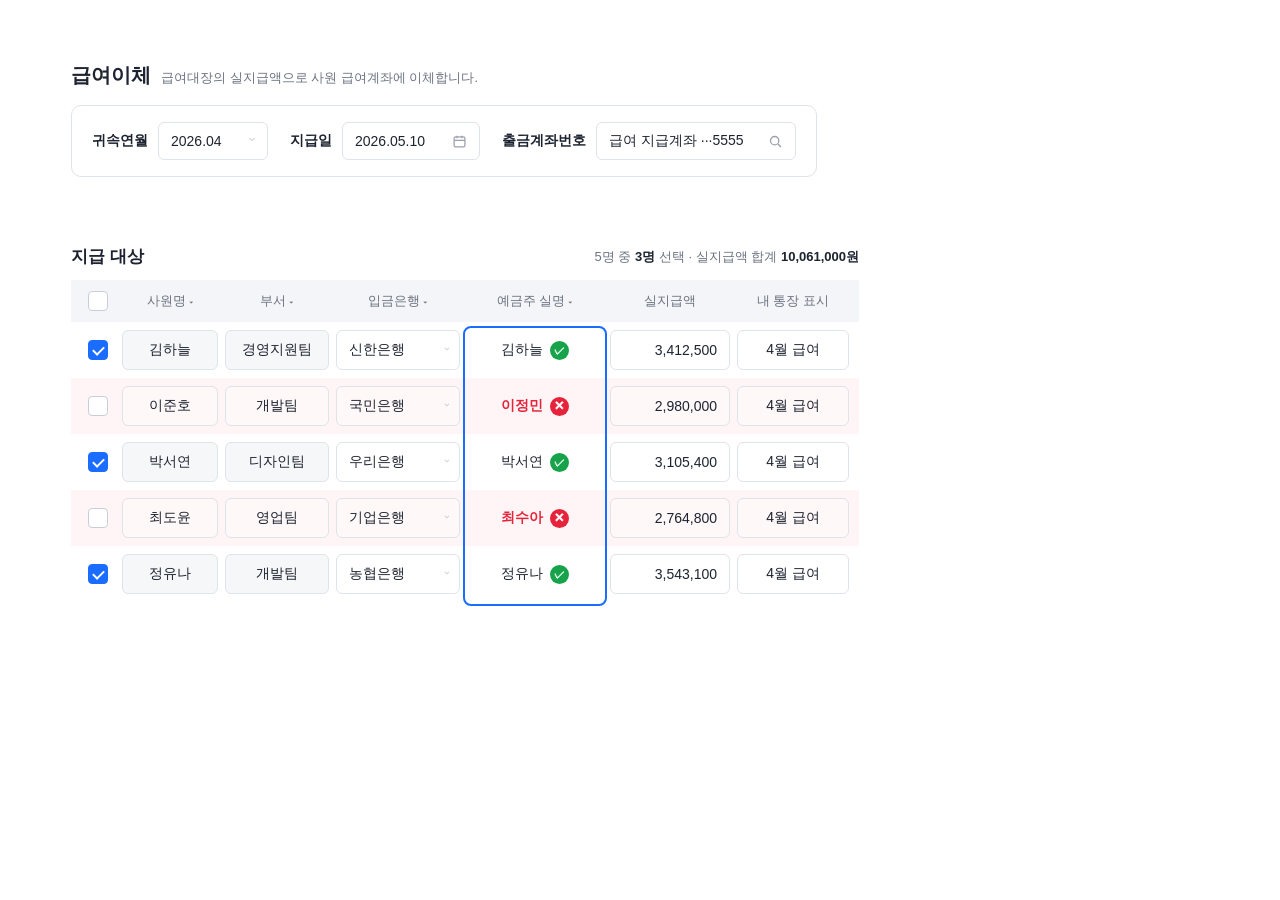
<file: scripts/mock/payroll-transfer.html>
<!doctype html>
<html lang="ko">
<head>
<meta charset="utf-8">
<title>급여이체 목업</title>
<!-- 홈 2장 부품의 원본. DJBank 계좌이체 화면과 같은 꼴(굵은 라벨+테두리 입력칸, 칸마다 상자인 표, 파란 테두리 실명 열)로
     그린 급여이체 목업이다. 이름·금액·계좌는 전부 지어낸 값이다.
     scripts/cut-home-shots.py 가 카드를 id 별로 2배로 찍어 assets/work/parts/payroll-*.png 로 자른다.
     #board 는 홈 .stage 와 같은 비율(1456:828)이라 출력되는 --w 를 쓰면 부품끼리 글자 크기가 같다 -->
<style>
  :root{ --line:#dfe3ea; --head:#f4f5f8; --ink:#1d2330; --sub:#6b7280; --blue:#1a6dff; --ok:#16a34a; --bad:#e5243b; --badbg:#fff5f6; }
  *{ box-sizing:border-box; margin:0; }
  body{ background:#fff; font-family:Pretendard, -apple-system, sans-serif; color:var(--ink); }
  #board{ width:1180px; height:671px; padding:40px 47px; display:flex; flex-direction:column; gap:24px; align-items:flex-start; }
  .card{ background:#fff; padding:22px 24px; }

  /* 조회 조건 */
  #filter h1{ font-size:20px; font-weight:800; display:flex; align-items:baseline; gap:10px; }
  #filter h1 small{ font-size:13px; font-weight:400; color:var(--sub); }
  .fs{ margin-top:16px; border:1px solid var(--line); border-radius:10px; padding:16px 20px; display:flex; gap:22px; align-items:center; }
  .f{ display:flex; align-items:center; gap:10px; font-weight:700; font-size:14px; white-space:nowrap; }
  .in{ height:38px; border:1px solid var(--line); border-radius:6px; padding:0 12px; display:flex; align-items:center; justify-content:space-between; gap:14px; font-weight:400; font-size:14px; }
  .in i{ color:#9aa1ad; font-style:normal; font-size:11px; }

  /* 지급 대상 표 */
  #table h2{ font-size:17px; font-weight:800; display:flex; align-items:center; gap:10px; }
  #table h2 .sum{ margin-left:auto; font-size:13px; font-weight:400; color:var(--sub); }
  #table h2 .sum b{ color:var(--ink); }
  .tbl{ margin-top:12px; position:relative; }
  .row{ display:grid; grid-template-columns:34px 96px 104px 124px 136px 120px 112px; gap:0 7px; align-items:center; height:56px; padding:0 10px; }
  .row.hd{ height:42px; background:var(--head); color:var(--sub); font-size:13px; }
  .row.hd span{ text-align:center; }
  .row.hd i{ font-style:normal; font-size:9px; margin-left:3px; }
  .row.bad{ background:var(--badbg); }
  .c{ height:40px; border:1px solid var(--line); border-radius:6px; background:#fff; display:flex; align-items:center; justify-content:center; font-size:14px; }
  .c.gray{ background:#f6f7f9; }
  .c.sel{ justify-content:space-between; padding:0 10px 0 12px; }
  .c.sel i{ color:#9aa1ad; font-style:normal; font-size:10px; }
  .c.num{ justify-content:flex-end; padding-right:12px; }
  .bad .c{ background:#fff8f8; }
  .v{ display:flex; align-items:center; justify-content:center; gap:7px; font-size:14px; }
  .v .dot{ width:19px; height:19px; border-radius:50%; display:grid; place-items:center; color:#fff; font-size:11px; font-weight:800; }
  .v.ok .dot{ background:var(--ok); }
  .v.no{ color:var(--bad); font-weight:600; }
  .v.no .dot{ background:var(--bad); }
  .cb{ width:20px; height:20px; border:1.5px solid #c9ced8; border-radius:4px; background:#fff; display:grid; place-items:center; margin:auto; }
  .cb.on{ background:var(--blue); border-color:var(--blue); }
  .cb.on::after{ content:""; width:9px; height:5px; border:solid #fff; border-width:0 0 2.3px 2.3px; transform:translateY(-1px) rotate(-45deg); }
  /* 실명 열 테두리. 실제 화면처럼 머리줄 아래부터 다섯 줄을 감싼다 */
  .frame{ position:absolute; top:46px; bottom:-4px; left:392px; width:144px; border:2px solid var(--blue); border-radius:8px; }
</style>
</head>
<body>
<div id="board">
  <div class="card" id="filter">
    <h1>급여이체 <small>급여대장의 실지급액으로 사원 급여계좌에 이체합니다.</small></h1>
    <div class="fs">
      <div class="f">귀속연월 <div class="in" style="width:110px">2026.04 <i>˅</i></div></div>
      <div class="f">지급일 <div class="in" style="width:138px">2026.05.10 <svg width="15" height="15" viewBox="0 0 18 18" fill="none" stroke="#9aa1ad" stroke-width="1.5"><rect x="2.5" y="3.5" width="13" height="12" rx="2"/><path d="M2.5 7.5h13M6 2v3M12 2v3"/></svg></div></div>
      <div class="f">출금계좌번호 <div class="in" style="width:200px">급여 지급계좌 ···5555 <svg width="15" height="15" viewBox="0 0 18 18" fill="none" stroke="#9aa1ad" stroke-width="1.6"><circle cx="8" cy="8" r="5"/><path d="M12 12l3.5 3.5"/></svg></div></div>
    </div>
  </div>

  <div class="card" id="table">
    <h2>지급 대상 <span class="sum">5명 중 <b>3명</b> 선택 · 실지급액 합계 <b>10,061,000원</b></span></h2>
    <div class="tbl">
      <div class="row hd"><span><span class="cb"></span></span><span>사원명<i>▾</i></span><span>부서<i>▾</i></span><span>입금은행<i>▾</i></span><span>예금주 실명<i>▾</i></span><span>실지급액</span><span>내 통장 표시</span></div>
      <div class="row"><span><span class="cb on"></span></span><div class="c gray">김하늘</div><div class="c gray">경영지원팀</div><div class="c sel">신한은행 <i>˅</i></div><div class="v ok">김하늘 <span class="dot">✓</span></div><div class="c num">3,412,500</div><div class="c">4월 급여</div></div>
      <div class="row bad"><span><span class="cb"></span></span><div class="c gray">이준호</div><div class="c gray">개발팀</div><div class="c sel">국민은행 <i>˅</i></div><div class="v no">이정민 <span class="dot">✕</span></div><div class="c num">2,980,000</div><div class="c">4월 급여</div></div>
      <div class="row"><span><span class="cb on"></span></span><div class="c gray">박서연</div><div class="c gray">디자인팀</div><div class="c sel">우리은행 <i>˅</i></div><div class="v ok">박서연 <span class="dot">✓</span></div><div class="c num">3,105,400</div><div class="c">4월 급여</div></div>
      <div class="row bad"><span><span class="cb"></span></span><div class="c gray">최도윤</div><div class="c gray">영업팀</div><div class="c sel">기업은행 <i>˅</i></div><div class="v no">최수아 <span class="dot">✕</span></div><div class="c num">2,764,800</div><div class="c">4월 급여</div></div>
      <div class="row"><span><span class="cb on"></span></span><div class="c gray">정유나</div><div class="c gray">개발팀</div><div class="c sel">농협은행 <i>˅</i></div><div class="v ok">정유나 <span class="dot">✓</span></div><div class="c num">3,543,100</div><div class="c">4월 급여</div></div>
      <div class="frame"></div>
    </div>
  </div>
</div>
</body>
</html>
</file>
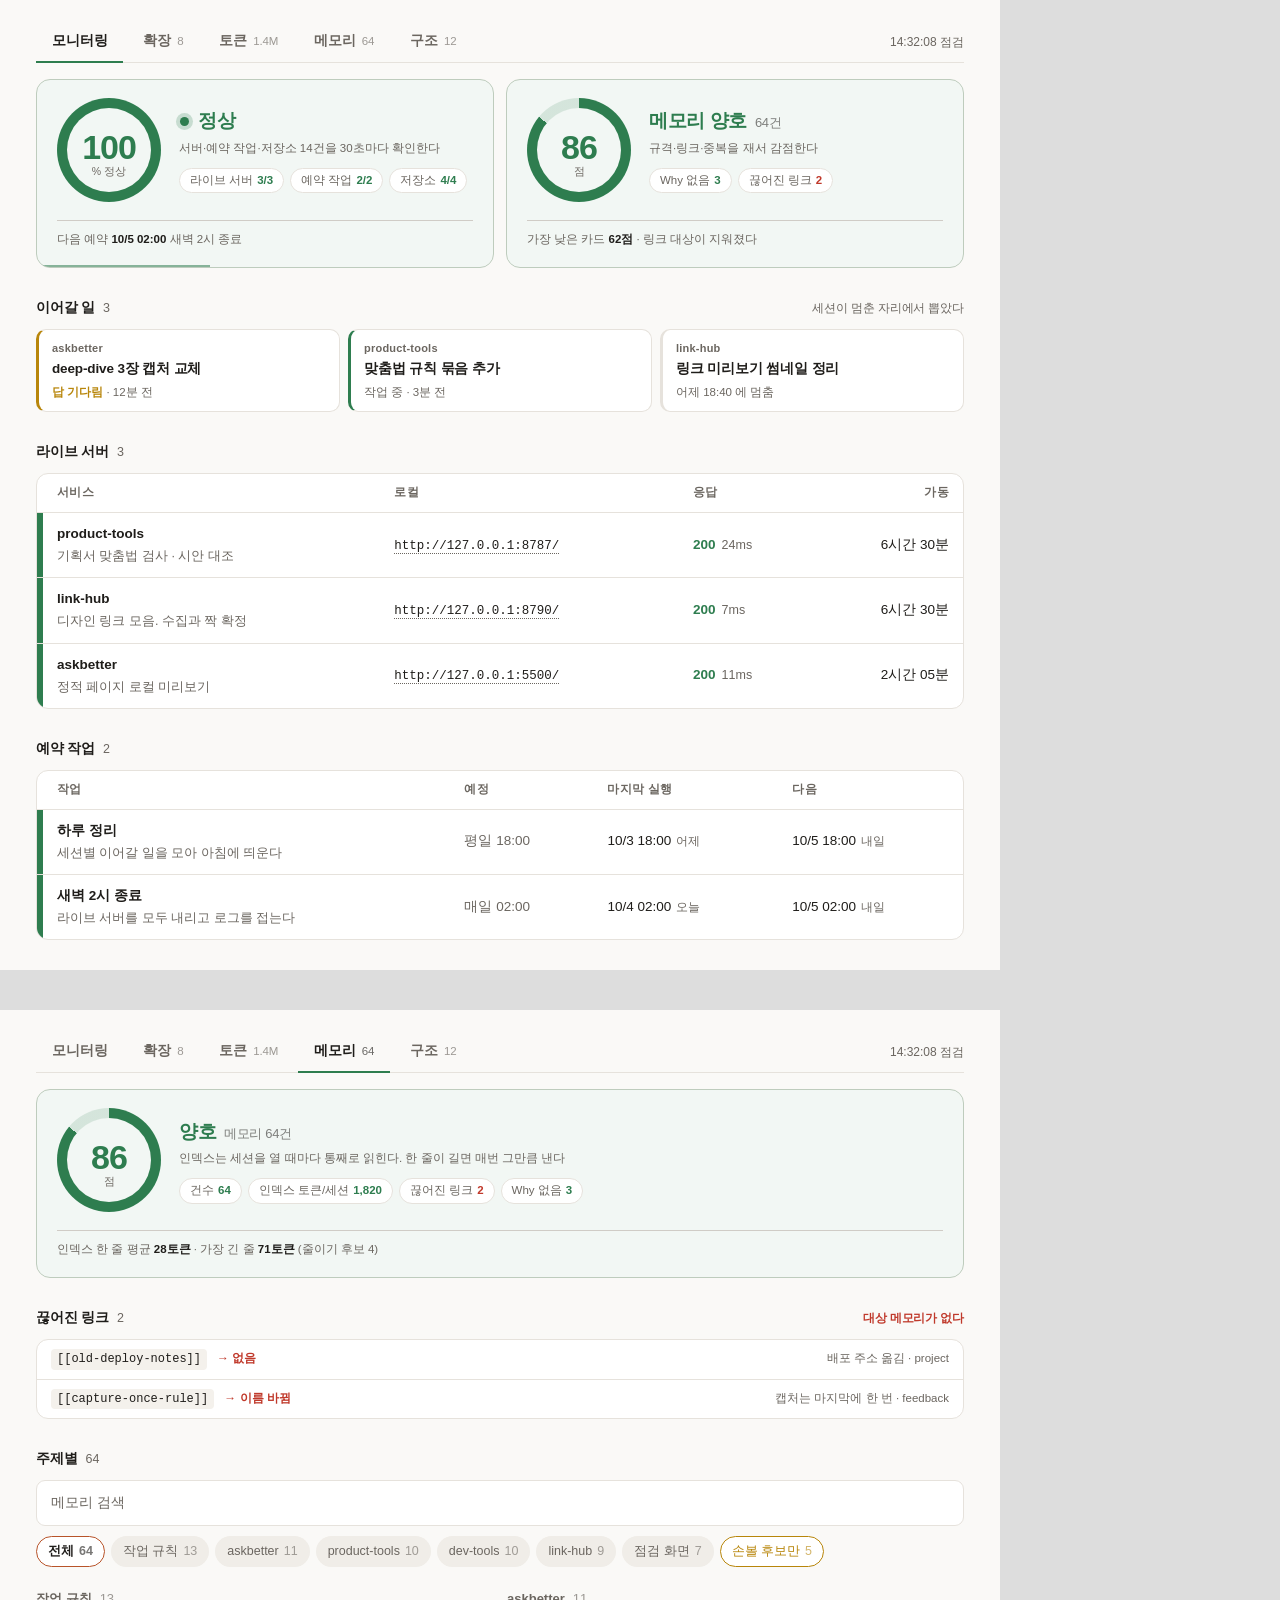
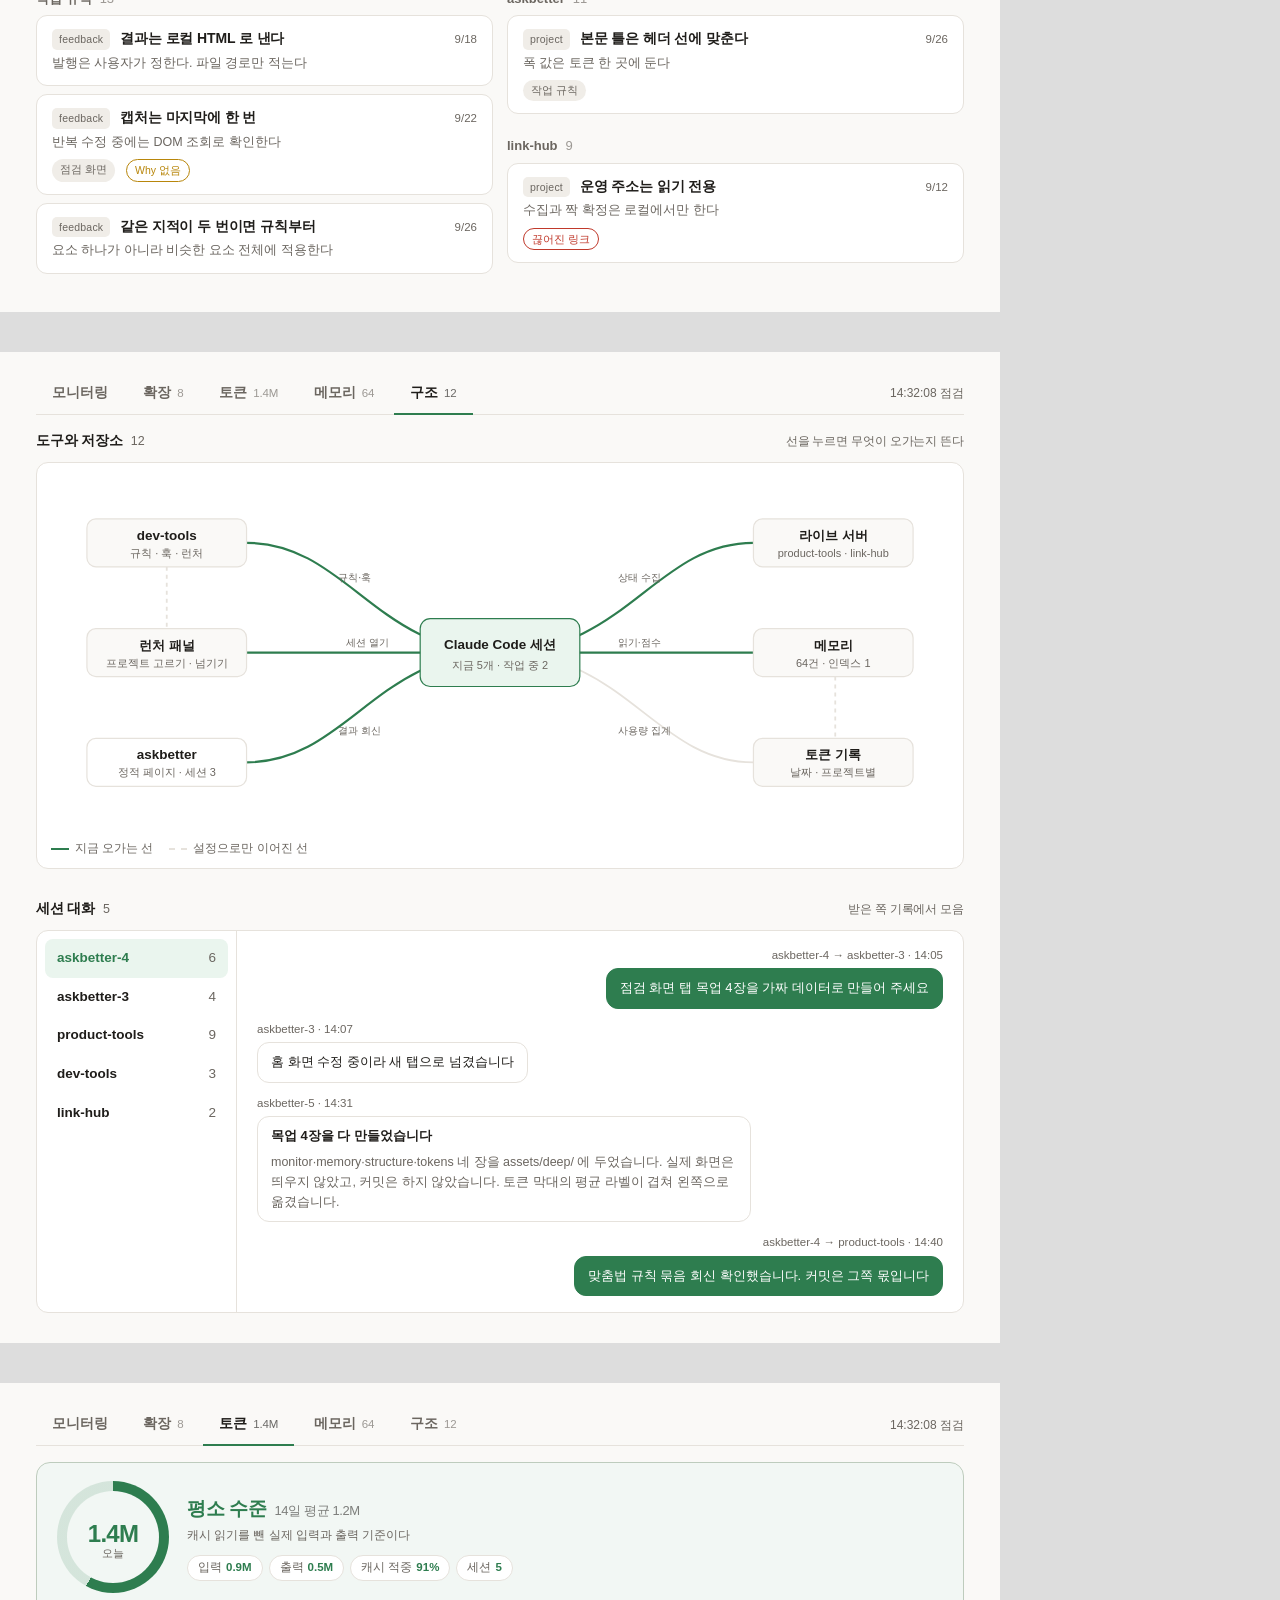
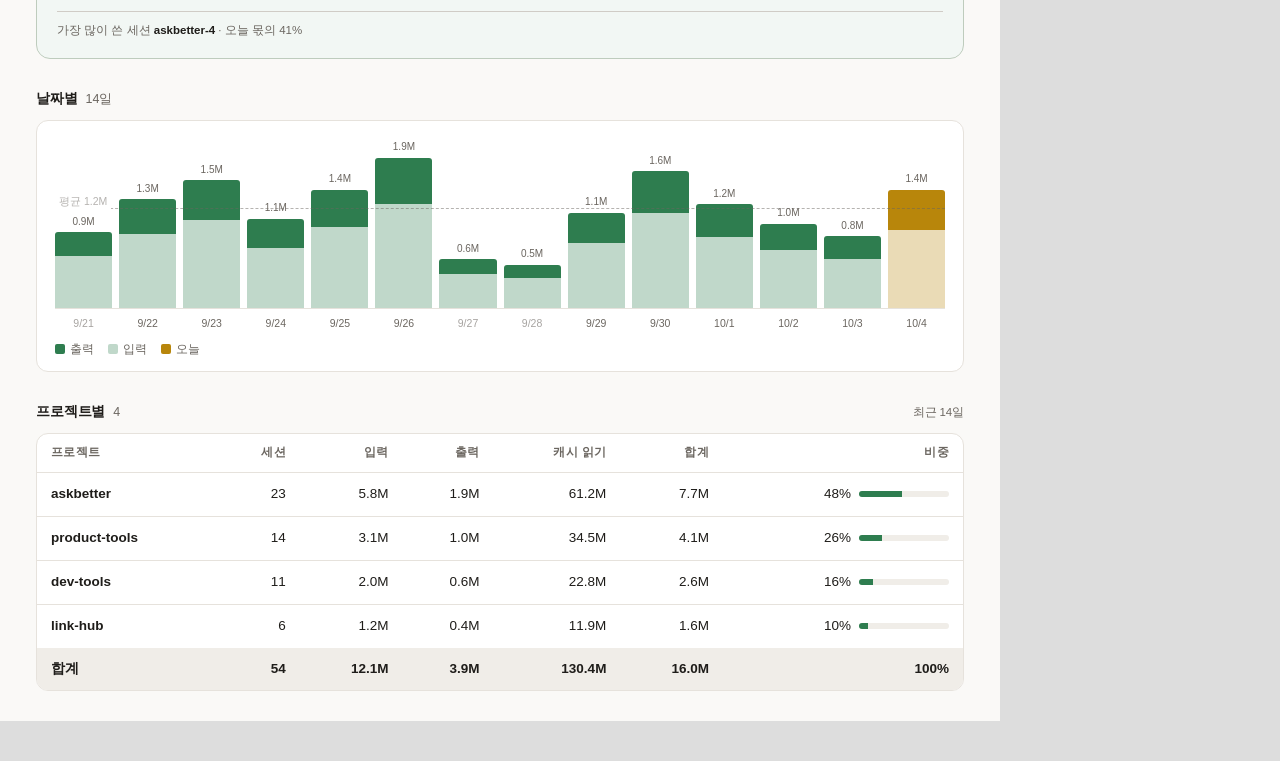
<file: scripts/mock/status-board-tabs.html>
<!doctype html>
<html lang="ko">
<head>
<meta charset="utf-8">
<meta name="viewport" content="width=device-width,initial-scale=1">
<title>점검 화면 탭 목업</title>
<!-- deep-dive 점검 화면(status-board) 탭 목업. 모양은 status-board 의 status.py CSS 와
     memview/build.py 의 CSS·마크업을 따라 그렸고, 값은 전부 가짜다.
     scripts/cut-deep-dive-shots.py 가 #monitor·#memory·#structure·#tokens 를 요소별로 찍는다. -->
<style>
:root{--bg:#faf9f7;--card:#fff;--ink:#1f1d1a;--dim:#6b6660;--line:#e6e2dc;--chip:#f0ede8;
--ok:#2e7d4f;--warn:#b8860b;--down:#c0392b;--code:#f4f1ec;--okbg:#eaf5ee;--downbg:#fbeceb;
--accent:#b8542a;--tab-w:1000px}
*{box-sizing:border-box}
body{margin:0;background:#ddd;color:var(--ink);
font:15px/1.55 Pretendard,-apple-system,"Apple SD Gothic Neo","Noto Sans KR",sans-serif}
.shot{width:var(--tab-w);background:var(--bg);padding:22px 36px 30px;margin:0 0 40px}

/* 탭 줄 */
.tabs{display:flex;gap:4px;margin-bottom:16px;border-bottom:1px solid var(--line);align-items:center}
.tab{font-size:13.5px;font-weight:600;padding:9px 16px;border-bottom:2px solid transparent;
color:var(--dim);margin-bottom:-1px;letter-spacing:-.01em}
.tab.on{color:var(--ink);border-bottom-color:var(--ok)}
.tab .tn{font-weight:400;font-size:11.5px;opacity:.65;margin-left:6px}
.tabs .at{margin-left:auto;font-size:12px;color:var(--dim);font-variant-numeric:tabular-nums}

/* 점수판 */
.lv-ok{color:var(--ok);--lvc:var(--ok)}
.lv-warn{color:var(--warn);--lvc:var(--warn)}
.lv-down{color:var(--down);--lvc:var(--down)}
.heads{display:flex;gap:12px;margin:2px 0 6px}
.uscore{flex:1 1 0;display:flex;flex-wrap:wrap;align-items:center;gap:18px;align-content:flex-start;
padding:18px 20px;border-radius:14px;border:1px solid color-mix(in srgb,currentColor 22%,var(--line));
background:color-mix(in srgb,currentColor 6%,var(--card));position:relative;overflow:hidden}
.uscore .ring{width:104px;height:104px;border-radius:50%;flex:none;display:grid;place-items:center;
background:conic-gradient(currentColor calc(var(--p)*3.6deg),color-mix(in srgb,currentColor 15%,transparent) 0)}
.uscore .ring i{width:84px;height:84px;border-radius:50%;font-style:normal;display:grid;place-items:center;
align-content:center;line-height:1;padding:9px 0 3px;background:color-mix(in srgb,currentColor 6%,var(--card))}
.uscore .big{font-size:34px;font-weight:700;letter-spacing:-.03em;font-variant-numeric:tabular-nums}
.uscore .big.s{font-size:24px}
.uscore .unit{font-size:10.5px;color:var(--dim);margin-top:2px}
.uscore .ubody{flex:1;min-width:200px}
.uscore .lbl{font-size:19px;font-weight:700;letter-spacing:-.02em}
.uscore .lbl .n{font-weight:400;font-size:13px;opacity:.55;margin-left:8px;color:var(--ink)}
.uscore .note{color:var(--dim);font-size:11.5px;margin-top:4px}
.uscore .cuts{display:flex;flex-wrap:wrap;gap:6px;margin-top:10px}
.uscore .cut{font-size:11.5px;color:var(--dim);white-space:nowrap;background:var(--card);
border:1px solid var(--line);border-radius:999px;padding:3px 10px}
.uscore .cut b{color:var(--lvc,var(--warn));font-variant-numeric:tabular-nums;margin-left:4px}
.uscore .cut.bad b{color:var(--down)}
.uscore .worst{width:100%;font-size:11.5px;color:var(--dim);padding-top:10px;
border-top:1px solid color-mix(in srgb,currentColor 18%,var(--line))}
.uscore .worst b{color:var(--ink);font-variant-numeric:tabular-nums}
.dot{width:9px;height:9px;border-radius:50%;background:currentColor;display:inline-block;
vertical-align:middle;margin:0 9px 2px 1px;box-shadow:0 0 0 4px color-mix(in srgb,currentColor 22%,transparent)}
.tick30{position:absolute;left:0;bottom:0;height:2px;width:38%;
background:color-mix(in srgb,currentColor 55%,transparent)}

/* 구획 제목 */
.sec{margin:30px 0 10px;font-size:13.5px;font-weight:700;color:var(--ink);letter-spacing:-.01em;
display:flex;gap:8px;align-items:baseline}
.sec .n{font-weight:400;color:var(--dim);font-size:12.5px}
.sec .note{margin-left:auto;font-weight:400;color:var(--dim);font-size:11.5px}
.sec .note.bad{color:var(--down);font-weight:600}

/* 표 */
.box{border:1px solid var(--line);border-radius:12px;background:var(--card);overflow:hidden}
table{border-collapse:collapse;width:100%;font-size:13.5px}
th{text-align:left;font-weight:600;font-size:11.5px;letter-spacing:.03em;color:var(--dim);
padding:10px 14px;border-bottom:1px solid var(--line);white-space:nowrap}
td{padding:11px 14px;border-bottom:1px solid var(--line);vertical-align:middle;font-variant-numeric:tabular-nums}
tr:last-child td{border-bottom:none}
td.st,th.st{width:6px;padding:0;background:var(--ok)}
th.st{background:none}
tr.warn td.st{background:var(--warn)}
tr.down td.st{background:var(--down)}
td.num,th.num{text-align:right;white-space:nowrap}
td.dim{color:var(--dim)}
.nm{font-weight:600}
.dsc{color:var(--dim);font-size:12.5px;margin-top:2px;white-space:nowrap}
.url{font-family:ui-monospace,Menlo,monospace;font-size:12.5px;border-bottom:1px dotted var(--dim)}
.code{font-weight:700;color:var(--ok);margin-right:6px}
.ms{color:var(--dim);font-size:12.5px}
.when{white-space:nowrap}
.when small{color:var(--dim);font-size:11.5px;margin-left:5px}
.live{font-size:11px;font-weight:600;color:var(--ok);background:var(--okbg);border-radius:999px;padding:2px 8px;margin-left:8px}

/* 이어갈 일 */
.ugrid{display:grid;grid-template-columns:repeat(3,minmax(0,1fr));gap:8px}
.uitem{border:1px solid var(--line);border-left:3px solid var(--ok);border-radius:10px;
background:var(--card);padding:10px 13px;min-width:0}
.uitem.warn{border-left-color:var(--warn)}
.uitem.idle{border-left-color:var(--line)}
.uitem .p{font-size:11px;color:var(--dim);font-weight:600;letter-spacing:.02em}
.uitem .t{font-size:13.5px;font-weight:600;margin-top:2px;letter-spacing:-.01em}
.uitem .w{font-size:11.5px;color:var(--dim);margin-top:4px}
.uitem .w b{color:var(--warn);font-weight:600}

/* 메모리 탭(memview) */
.search{width:100%;padding:11px 14px;font:inherit;font-size:14px;color:var(--dim);background:var(--card);
border:1px solid var(--line);border-radius:9px}
.chips{display:flex;flex-wrap:wrap;gap:6px;margin-top:10px}
.chip{padding:5px 11px;border-radius:999px;background:var(--chip);border:1px solid transparent;
font-size:12.5px;color:var(--dim)}
.chip.on{background:var(--card);border-color:var(--accent);color:var(--ink);font-weight:600}
.chip .n{opacity:.6;margin-left:5px;font-variant-numeric:tabular-nums}
.mcols{display:grid;grid-template-columns:repeat(2,minmax(0,1fr));gap:0 14px;align-items:start}
.grp{margin:22px 0 6px;font-size:13px;font-weight:600;color:var(--dim);display:flex;gap:8px;align-items:baseline}
.grp .n{font-weight:400;opacity:.65}
.card{background:var(--card);border:1px solid var(--line);border-radius:11px;padding:12px 15px;margin-bottom:8px}
.card .hd{display:flex;gap:10px;align-items:baseline}
.card .tt{font-weight:600;letter-spacing:-.01em;font-size:14px}
.tag{font-size:10.5px;padding:2px 7px;border-radius:5px;background:var(--chip);color:var(--dim);flex:none;letter-spacing:.02em}
.card .meta{margin-left:auto;flex:none;color:var(--dim);font-size:11.5px;font-variant-numeric:tabular-nums}
.card .d{color:var(--dim);font-size:12.5px;margin-top:4px}
.flags{display:flex;flex-wrap:wrap;gap:5px;margin-top:7px}
.flag{font-size:10.5px;padding:2px 8px;border-radius:999px;border:1px solid currentColor;color:var(--warn);white-space:nowrap}
.flag.link{color:var(--down)}
.broken{display:flex;flex-direction:column}
.broken div{display:flex;gap:10px;align-items:baseline;padding:9px 14px;border-bottom:1px solid var(--line);font-size:13px}
.broken div:last-child{border-bottom:none}
.broken code{font-family:ui-monospace,Menlo,monospace;font-size:12px;background:var(--code);padding:1px 6px;border-radius:4px}
.broken .arr{color:var(--down);font-weight:600;font-size:12px}
.broken .in{margin-left:auto;color:var(--dim);font-size:11.5px}

/* 구조 탭 */
.gmap{border:1px solid var(--line);border-radius:12px;background:var(--card);padding:10px}
.gmap svg{display:block;width:100%;height:auto}
.gmap .ge{fill:none;stroke:var(--line);stroke-width:1.8}
.gmap .ge.on{stroke:var(--ok);stroke-width:2.2}
.gmap .ge.dash{stroke-dasharray:4 4}
.gmap .gb rect{fill:var(--bg);stroke:var(--line);stroke-width:1.2}
.gmap .gb.hub rect{fill:var(--okbg);stroke:var(--ok)}
.gmap .gb.prj rect{fill:var(--card)}
.gmap text{font-family:Pretendard,-apple-system,"Apple SD Gothic Neo",sans-serif;fill:var(--ink)}
.gmap .t1{font-size:13.5px;font-weight:700}
.gmap .t2{font-size:11px;fill:var(--dim)}
.gmap .gl{font-size:10.5px;fill:var(--dim)}
.legend{display:flex;gap:16px;font-size:11.5px;color:var(--dim);margin:8px 4px 0}
.legend i{display:inline-block;width:18px;height:0;border-top:2px solid var(--ok);vertical-align:middle;margin-right:6px}
.legend i.d{border-top:2px dashed var(--line)}
.sst{white-space:nowrap;font-size:12.5px}
.sst .busy{color:var(--ok);font-weight:600}
.sst .ask{color:var(--warn);font-weight:600}
.sst .idle{color:var(--dim)}
.say{color:var(--dim);font-size:12.5px;max-width:360px;white-space:nowrap;overflow:hidden;text-overflow:ellipsis}
.say b{color:var(--ink);font-weight:600}

/* 토큰 탭 */
.tokhead .ring{width:112px;height:112px}
.tokhead .ring i{width:92px;height:92px}
.tokhead .big{font-size:23px}
.dchart{border:1px solid var(--line);border-radius:12px;background:var(--card);padding:18px 18px 12px}
.dbars{display:flex;align-items:flex-end;gap:7px;height:170px;border-bottom:1px solid var(--line);position:relative}
.dbars .col{flex:1 1 0;display:flex;flex-direction:column;justify-content:flex-end;height:100%;min-width:0}
.dbars .col i{display:block;border-radius:3px 3px 0 0}
.dbars .col i.c{background:color-mix(in srgb,var(--ok) 30%,var(--card));border-radius:0}
.dbars .col i.o{background:var(--ok);border-radius:3px 3px 0 0}
.dbars .col.today i.o{background:var(--warn)}
.dbars .col.today i.c{background:color-mix(in srgb,var(--warn) 30%,var(--card))}
.dbars .col .v{font-size:10px;color:var(--dim);text-align:center;margin-bottom:3px;font-variant-numeric:tabular-nums}
.dbars .avg{position:absolute;left:0;right:0;border-top:1px dashed var(--dim);opacity:.5}
.dbars .avg span{position:absolute;left:0;top:-16px;font-size:10.5px;color:var(--dim);background:var(--card);padding:0 4px}
.dlabels{display:flex;gap:7px;margin-top:6px}
.dlabels span{flex:1 1 0;text-align:center;font-size:10.5px;color:var(--dim);font-variant-numeric:tabular-nums}
.dlabels span.we{color:color-mix(in srgb,var(--dim) 60%,transparent)}
.dleg{display:flex;gap:14px;font-size:11.5px;color:var(--dim);margin-top:10px}
.dleg i{display:inline-block;width:10px;height:10px;border-radius:2px;margin-right:5px;vertical-align:-1px}
.share{display:flex;align-items:center;gap:8px;justify-content:flex-end}
.share .b{width:90px;height:6px;border-radius:3px;background:var(--chip);overflow:hidden}
.share .b i{display:block;height:100%;background:var(--ok)}
tfoot td{font-weight:700;background:var(--chip)}
.chip.fix{border-color:var(--warn);color:var(--warn);background:var(--card)}
.flags .sub{font-size:11px;padding:2px 8px;border-radius:999px;background:var(--chip);color:var(--dim);margin-right:6px}
.talk{display:grid;grid-template-columns:200px 1fr;min-height:300px}
.tlist{border-right:1px solid var(--line);padding:8px}
.ti{display:flex;justify-content:space-between;padding:9px 12px;border-radius:8px;font-size:13.5px;font-weight:600}
.ti .c{color:var(--dim);font-weight:400;font-variant-numeric:tabular-nums}
.ti.on{background:var(--okbg);color:var(--ok)}
.tlog{padding:16px 20px;display:flex;flex-direction:column;gap:12px}
.msg{max-width:72%}
.msg.out{align-self:flex-end;text-align:right}
.msg .who{font-size:11.5px;color:var(--dim);margin-bottom:4px}
.msg .bub{display:inline-block;text-align:left;padding:9px 13px;border-radius:12px;font-size:13px;border:1px solid var(--line);background:var(--card)}
.msg.out .bub{background:var(--ok);border-color:var(--ok);color:#fff}
.msg.open .bub p{margin:6px 0 0;color:var(--dim);font-size:12.5px;line-height:1.6}
</style>
</head>
<body>

<!-- ───────────── 모니터링 ───────────── -->
<section class="shot" id="monitor">
  <div class="tabs">
    <span class="tab on">모니터링</span><span class="tab">확장<span class="tn">8</span></span>
    <span class="tab">토큰<span class="tn">1.4M</span></span><span class="tab">메모리<span class="tn">64</span></span>
    <span class="tab">구조<span class="tn">12</span></span><span class="at">14:32:08 점검</span>
  </div>
  <div class="heads">
    <div class="uscore lv-ok" style="--p:100">
      <div class="ring"><i><span class="big">100</span><span class="unit">% 정상</span></i></div>
      <div class="ubody">
        <div class="lbl"><span class="dot"></span>정상</div>
        <div class="note">서버·예약 작업·저장소 14건을 30초마다 확인한다</div>
        <div class="cuts"><span class="cut">라이브 서버<b>3/3</b></span><span class="cut">예약 작업<b>2/2</b></span><span class="cut">저장소<b>4/4</b></span></div>
      </div>
      <div class="worst">다음 예약 <b>10/5 02:00</b> 새벽 2시 종료</div>
      <span class="tick30"></span>
    </div>
    <div class="uscore lv-ok" style="--p:86">
      <div class="ring"><i><span class="big">86</span><span class="unit">점</span></i></div>
      <div class="ubody">
        <div class="lbl">메모리 양호<span class="n">64건</span></div>
        <div class="note">규격·링크·중복을 재서 감점한다</div>
        <div class="cuts"><span class="cut">Why 없음<b>3</b></span><span class="cut bad">끊어진 링크<b>2</b></span></div>
      </div>
      <div class="worst">가장 낮은 카드 <b>62점</b> <span class="why">· 링크 대상이 지워졌다</span></div>
    </div>
  </div>

  <div class="sec">이어갈 일<span class="n">3</span><span class="note">세션이 멈춘 자리에서 뽑았다</span></div>
  <div class="ugrid">
    <div class="uitem warn"><div class="p">askbetter</div><div class="t">deep-dive 3장 캡처 교체</div><div class="w"><b>답 기다림</b> · 12분 전</div></div>
    <div class="uitem"><div class="p">product-tools</div><div class="t">맞춤법 규칙 묶음 추가</div><div class="w">작업 중 · 3분 전</div></div>
    <div class="uitem idle"><div class="p">link-hub</div><div class="t">링크 미리보기 썸네일 정리</div><div class="w">어제 18:40 에 멈춤</div></div>
  </div>

  <div class="sec">라이브 서버<span class="n">3</span></div>
  <div class="box"><table>
    <thead><tr><th class="st"></th><th>서비스</th><th>로컬</th><th>응답</th><th class="num">가동</th></tr></thead>
    <tbody>
      <tr><td class="st"></td><td><div class="nm">product-tools</div><div class="dsc">기획서 맞춤법 검사 · 시안 대조</div></td><td><span class="url">http://127.0.0.1:8787/</span></td><td><span class="code">200</span><span class="ms">24ms</span></td><td class="num">6시간 30분</td></tr>
      <tr><td class="st"></td><td><div class="nm">link-hub</div><div class="dsc">디자인 링크 모음. 수집과 짝 확정</div></td><td><span class="url">http://127.0.0.1:8790/</span></td><td><span class="code">200</span><span class="ms">7ms</span></td><td class="num">6시간 30분</td></tr>
      <tr><td class="st"></td><td><div class="nm">askbetter</div><div class="dsc">정적 페이지 로컬 미리보기</div></td><td><span class="url">http://127.0.0.1:5500/</span></td><td><span class="code">200</span><span class="ms">11ms</span></td><td class="num">2시간 05분</td></tr>
    </tbody>
  </table></div>

  <div class="sec">예약 작업<span class="n">2</span></div>
  <div class="box"><table>
    <thead><tr><th class="st"></th><th>작업</th><th>예정</th><th>마지막 실행</th><th>다음</th></tr></thead>
    <tbody>
      <tr><td class="st"></td><td><div class="nm">하루 정리</div><div class="dsc">세션별 이어갈 일을 모아 아침에 띄운다</div></td><td class="dim">평일 18:00</td><td class="when">10/3 18:00<small>어제</small></td><td class="when">10/5 18:00<small>내일</small></td></tr>
      <tr><td class="st"></td><td><div class="nm">새벽 2시 종료</div><div class="dsc">라이브 서버를 모두 내리고 로그를 접는다</div></td><td class="dim">매일 02:00</td><td class="when">10/4 02:00<small>오늘</small></td><td class="when">10/5 02:00<small>내일</small></td></tr>
    </tbody>
  </table></div>
</section>

<!-- ───────────── 메모리 ───────────── -->
<section class="shot" id="memory">
  <div class="tabs">
    <span class="tab">모니터링</span><span class="tab">확장<span class="tn">8</span></span>
    <span class="tab">토큰<span class="tn">1.4M</span></span><span class="tab on">메모리<span class="tn">64</span></span>
    <span class="tab">구조<span class="tn">12</span></span><span class="at">14:32:08 점검</span>
  </div>
  <div class="heads">
    <div class="uscore lv-ok" style="--p:86">
      <div class="ring"><i><span class="big">86</span><span class="unit">점</span></i></div>
      <div class="ubody">
        <div class="lbl">양호<span class="n">메모리 64건</span></div>
        <div class="note">인덱스는 세션을 열 때마다 통째로 읽힌다. 한 줄이 길면 매번 그만큼 낸다</div>
        <div class="cuts">
          <span class="cut">건수<b>64</b></span>
          <span class="cut">인덱스 토큰/세션<b>1,820</b></span>
          <span class="cut bad">끊어진 링크<b>2</b></span>
          <span class="cut">Why 없음<b>3</b></span>
        </div>
      </div>
      <div class="worst">인덱스 한 줄 평균 <b>28토큰</b> · 가장 긴 줄 <b>71토큰</b> <span class="why">(줄이기 후보 4)</span></div>
    </div>
  </div>

  <div class="sec">끊어진 링크<span class="n">2</span><span class="note bad">대상 메모리가 없다</span></div>
  <div class="box broken">
    <div><code>[[old-deploy-notes]]</code><span class="arr">→ 없음</span><span class="in">배포 주소 옮김 · project</span></div>
    <div><code>[[capture-once-rule]]</code><span class="arr">→ 이름 바뀜</span><span class="in">캡처는 마지막에 한 번 · feedback</span></div>
  </div>

  <div class="sec">주제별<span class="n">64</span></div>
  <div class="search">메모리 검색</div>
  <div class="chips">
    <span class="chip on">전체<span class="n">64</span></span><span class="chip">작업 규칙<span class="n">13</span></span>
    <span class="chip">askbetter<span class="n">11</span></span><span class="chip">product-tools<span class="n">10</span></span>
    <span class="chip">dev-tools<span class="n">10</span></span><span class="chip">link-hub<span class="n">9</span></span>
    <span class="chip">점검 화면<span class="n">7</span></span><span class="chip fix">손볼 후보만<span class="n">5</span></span>
  </div>
  <div class="mcols">
    <div>
      <div class="grp">작업 규칙<span class="n">13</span></div>
      <div class="card"><div class="hd"><span class="tag">feedback</span><span class="tt">결과는 로컬 HTML 로 낸다</span><span class="meta">9/18</span></div><div class="d">발행은 사용자가 정한다. 파일 경로만 적는다</div></div>
      <div class="card"><div class="hd"><span class="tag">feedback</span><span class="tt">캡처는 마지막에 한 번</span><span class="meta">9/22</span></div><div class="d">반복 수정 중에는 DOM 조회로 확인한다</div><div class="flags"><span class="sub">점검 화면</span><span class="flag">Why 없음</span></div></div>
      <div class="card"><div class="hd"><span class="tag">feedback</span><span class="tt">같은 지적이 두 번이면 규칙부터</span><span class="meta">9/26</span></div><div class="d">요소 하나가 아니라 비슷한 요소 전체에 적용한다</div></div>
    </div>
    <div>
      <div class="grp">askbetter<span class="n">11</span></div>
      <div class="card"><div class="hd"><span class="tag">project</span><span class="tt">본문 틀은 헤더 선에 맞춘다</span><span class="meta">9/26</span></div><div class="d">폭 값은 토큰 한 곳에 둔다</div><div class="flags"><span class="sub">작업 규칙</span></div></div>
      <div class="grp">link-hub<span class="n">9</span></div>
      <div class="card"><div class="hd"><span class="tag">project</span><span class="tt">운영 주소는 읽기 전용</span><span class="meta">9/12</span></div><div class="d">수집과 짝 확정은 로컬에서만 한다</div><div class="flags"><span class="flag link">끊어진 링크</span></div></div>
          </div>
  </div>
</section>

<!-- ───────────── 구조 ───────────── -->
<section class="shot" id="structure">
  <div class="tabs">
    <span class="tab">모니터링</span><span class="tab">확장<span class="tn">8</span></span>
    <span class="tab">토큰<span class="tn">1.4M</span></span><span class="tab">메모리<span class="tn">64</span></span>
    <span class="tab on">구조<span class="tn">12</span></span><span class="at">14:32:08 점검</span>
  </div>
  <div class="sec" style="margin-top:10px">도구와 저장소<span class="n">12</span><span class="note">선을 누르면 무엇이 오가는지 뜬다</span></div>
  <div class="gmap">
    <svg viewBox="0 0 908 360" xmlns="http://www.w3.org/2000/svg">
      <!-- 선: 허브에서 각 칸으로 -->
      <path class="ge on" d="M454 180 C 330 180, 300 70, 200 70"/>
      <path class="ge on" d="M454 180 C 330 180, 300 180, 200 180"/>
      <path class="ge on" d="M454 180 C 330 180, 300 290, 200 290"/>
      <path class="ge on" d="M454 180 C 580 180, 610 70, 708 70"/>
      <path class="ge on" d="M454 180 C 580 180, 610 180, 708 180"/>
      <path class="ge" d="M454 180 C 580 180, 610 290, 708 290"/>
      <path class="ge dash" d="M120 94 L120 156"/>
      <path class="ge dash" d="M790 204 L790 266"/>
      <!-- 선 이름 -->
      <text class="gl" x="292" y="108">규칙·훅</text>
      <text class="gl" x="300" y="173">세션 열기</text>
      <text class="gl" x="292" y="262">결과 회신</text>
      <text class="gl" x="572" y="108">상태 수집</text>
      <text class="gl" x="572" y="173">읽기·점수</text>
      <text class="gl" x="572" y="262">사용량 집계</text>
      <!-- 허브 -->
      <g class="gb hub"><rect x="374" y="146" width="160" height="68" rx="10"/>
        <text class="t1" x="454" y="176" text-anchor="middle">Claude Code 세션</text>
        <text class="t2" x="454" y="196" text-anchor="middle">지금 5개 · 작업 중 2</text></g>
      <!-- 왼쪽: 도구 -->
      <g class="gb"><rect x="40" y="46" width="160" height="48" rx="9"/>
        <text class="t1" x="120" y="67" text-anchor="middle">dev-tools</text>
        <text class="t2" x="120" y="84" text-anchor="middle">규칙 · 훅 · 런처</text></g>
      <g class="gb"><rect x="40" y="156" width="160" height="48" rx="9"/>
        <text class="t1" x="120" y="177" text-anchor="middle">런처 패널</text>
        <text class="t2" x="120" y="194" text-anchor="middle">프로젝트 고르기 · 넘기기</text></g>
      <g class="gb prj"><rect x="40" y="266" width="160" height="48" rx="9"/>
        <text class="t1" x="120" y="287" text-anchor="middle">askbetter</text>
        <text class="t2" x="120" y="304" text-anchor="middle">정적 페이지 · 세션 3</text></g>
      <!-- 오른쪽: 점검 화면이 읽는 것 -->
      <g class="gb"><rect x="708" y="46" width="160" height="48" rx="9"/>
        <text class="t1" x="788" y="67" text-anchor="middle">라이브 서버</text>
        <text class="t2" x="788" y="84" text-anchor="middle">product-tools · link-hub</text></g>
      <g class="gb"><rect x="708" y="156" width="160" height="48" rx="9"/>
        <text class="t1" x="788" y="177" text-anchor="middle">메모리</text>
        <text class="t2" x="788" y="194" text-anchor="middle">64건 · 인덱스 1</text></g>
      <g class="gb"><rect x="708" y="266" width="160" height="48" rx="9"/>
        <text class="t1" x="788" y="287" text-anchor="middle">토큰 기록</text>
        <text class="t2" x="788" y="304" text-anchor="middle">날짜 · 프로젝트별</text></g>
    </svg>
    <div class="legend"><span><i></i>지금 오가는 선</span><span><i class="d"></i>설정으로만 이어진 선</span></div>
  </div>

  <div class="sec">세션 대화<span class="n">5</span><span class="note">받은 쪽 기록에서 모음</span></div>
  <div class="box talk">
    <div class="tlist">
      <div class="ti on"><span>askbetter-4</span><span class="c">6</span></div>
      <div class="ti"><span>askbetter-3</span><span class="c">4</span></div>
      <div class="ti"><span>product-tools</span><span class="c">9</span></div>
      <div class="ti"><span>dev-tools</span><span class="c">3</span></div>
      <div class="ti"><span>link-hub</span><span class="c">2</span></div>
    </div>
    <div class="tlog">
      <div class="msg out"><div class="who">askbetter-4 → askbetter-3 · 14:05</div><div class="bub">점검 화면 탭 목업 4장을 가짜 데이터로 만들어 주세요</div></div>
      <div class="msg in"><div class="who">askbetter-3 · 14:07</div><div class="bub">홈 화면 수정 중이라 새 탭으로 넘겼습니다</div></div>
      <div class="msg in open"><div class="who">askbetter-5 · 14:31</div><div class="bub"><b>목업 4장을 다 만들었습니다</b><p>monitor·memory·structure·tokens 네 장을 assets/deep/ 에 두었습니다. 실제 화면은 띄우지 않았고, 커밋은 하지 않았습니다. 토큰 막대의 평균 라벨이 겹쳐 왼쪽으로 옮겼습니다.</p></div></div>
      <div class="msg out"><div class="who">askbetter-4 → product-tools · 14:40</div><div class="bub">맞춤법 규칙 묶음 회신 확인했습니다. 커밋은 그쪽 몫입니다</div></div>
    </div>
  </div>
</section>

<!-- ───────────── 토큰 ───────────── -->
<section class="shot" id="tokens">
  <div class="tabs">
    <span class="tab">모니터링</span><span class="tab">확장<span class="tn">8</span></span>
    <span class="tab on">토큰<span class="tn">1.4M</span></span><span class="tab">메모리<span class="tn">64</span></span>
    <span class="tab">구조<span class="tn">12</span></span><span class="at">14:32:08 점검</span>
  </div>
  <div class="heads">
    <div class="uscore tokhead lv-ok" style="--p:58">
      <div class="ring"><i><span class="big s">1.4M</span><span class="unit">오늘</span></i></div>
      <div class="ubody">
        <div class="lbl">평소 수준<span class="n">14일 평균 1.2M</span></div>
        <div class="note">캐시 읽기를 뺀 실제 입력과 출력 기준이다</div>
        <div class="cuts"><span class="cut">입력<b>0.9M</b></span><span class="cut">출력<b>0.5M</b></span><span class="cut">캐시 적중<b>91%</b></span><span class="cut">세션<b>5</b></span></div>
      </div>
      <div class="worst">가장 많이 쓴 세션 <b>askbetter-4</b> <span class="why">· 오늘 몫의 41%</span></div>
    </div>
  </div>

  <div class="sec">날짜별<span class="n">14일</span></div>
  <div class="dchart">
    <div class="dbars" id="dbars"></div>
    <div class="dlabels" id="dlabels"></div>
    <div class="dleg"><span><i style="background:var(--ok)"></i>출력</span><span><i style="background:color-mix(in srgb,var(--ok) 30%,var(--card))"></i>입력</span><span><i style="background:var(--warn)"></i>오늘</span></div>
  </div>

  <div class="sec">프로젝트별<span class="n">4</span><span class="note">최근 14일</span></div>
  <div class="box"><table>
    <thead><tr><th>프로젝트</th><th class="num">세션</th><th class="num">입력</th><th class="num">출력</th><th class="num">캐시 읽기</th><th class="num">합계</th><th class="num">비중</th></tr></thead>
    <tbody>
      <tr><td class="nm">askbetter</td><td class="num">23</td><td class="num">5.8M</td><td class="num">1.9M</td><td class="num">61.2M</td><td class="num">7.7M</td><td class="num"><span class="share">48%<span class="b"><i style="width:48%"></i></span></span></td></tr>
      <tr><td class="nm">product-tools</td><td class="num">14</td><td class="num">3.1M</td><td class="num">1.0M</td><td class="num">34.5M</td><td class="num">4.1M</td><td class="num"><span class="share">26%<span class="b"><i style="width:26%"></i></span></span></td></tr>
      <tr><td class="nm">dev-tools</td><td class="num">11</td><td class="num">2.0M</td><td class="num">0.6M</td><td class="num">22.8M</td><td class="num">2.6M</td><td class="num"><span class="share">16%<span class="b"><i style="width:16%"></i></span></span></td></tr>
      <tr><td class="nm">link-hub</td><td class="num">6</td><td class="num">1.2M</td><td class="num">0.4M</td><td class="num">11.9M</td><td class="num">1.6M</td><td class="num"><span class="share">10%<span class="b"><i style="width:10%"></i></span></span></td></tr>
    </tbody>
    <tfoot><tr><td>합계</td><td class="num">54</td><td class="num">12.1M</td><td class="num">3.9M</td><td class="num">130.4M</td><td class="num">16.0M</td><td class="num">100%</td></tr></tfoot>
  </table></div>
</section>

<script>
// 날짜별 막대. 값(만 토큰)은 가짜다. [입력, 출력]
const DAYS = [
  ["9/21",62,28,1],["9/22",88,41],["9/23",104,47],["9/24",71,35],["9/25",96,44],["9/26",132,58],["9/27",40,18,1],
  ["9/28",36,15,1],["9/29",77,36],["9/30",112,50],["10/1",84,39],["10/2",69,31],["10/3",58,27],["10/4",92,48,0,1]];
const MAX = 200, avg = DAYS.reduce((s,d)=>s+d[1]+d[2],0)/DAYS.length;
const bars = document.getElementById("dbars"), labels = document.getElementById("dlabels");
for (const [day, inp, out, weekend, today] of DAYS) {
  const c = document.createElement("div");
  c.className = "col" + (today ? " today" : "");
  c.innerHTML = `<div class="v">${((inp+out)/100).toFixed(1)}M</div>`
    + `<i class="o" style="height:${out/MAX*100}%"></i><i class="c" style="height:${inp/MAX*100}%"></i>`;
  bars.append(c);
  const l = document.createElement("span");
  l.textContent = day; if (weekend) l.className = "we";
  labels.append(l);
}
const a = document.createElement("div");
a.className = "avg"; a.style.bottom = (avg/MAX*100) + "%";
a.innerHTML = `<span>평균 ${(avg/100).toFixed(1)}M</span>`;
bars.append(a);
</script>
</body>
</html>
</file>
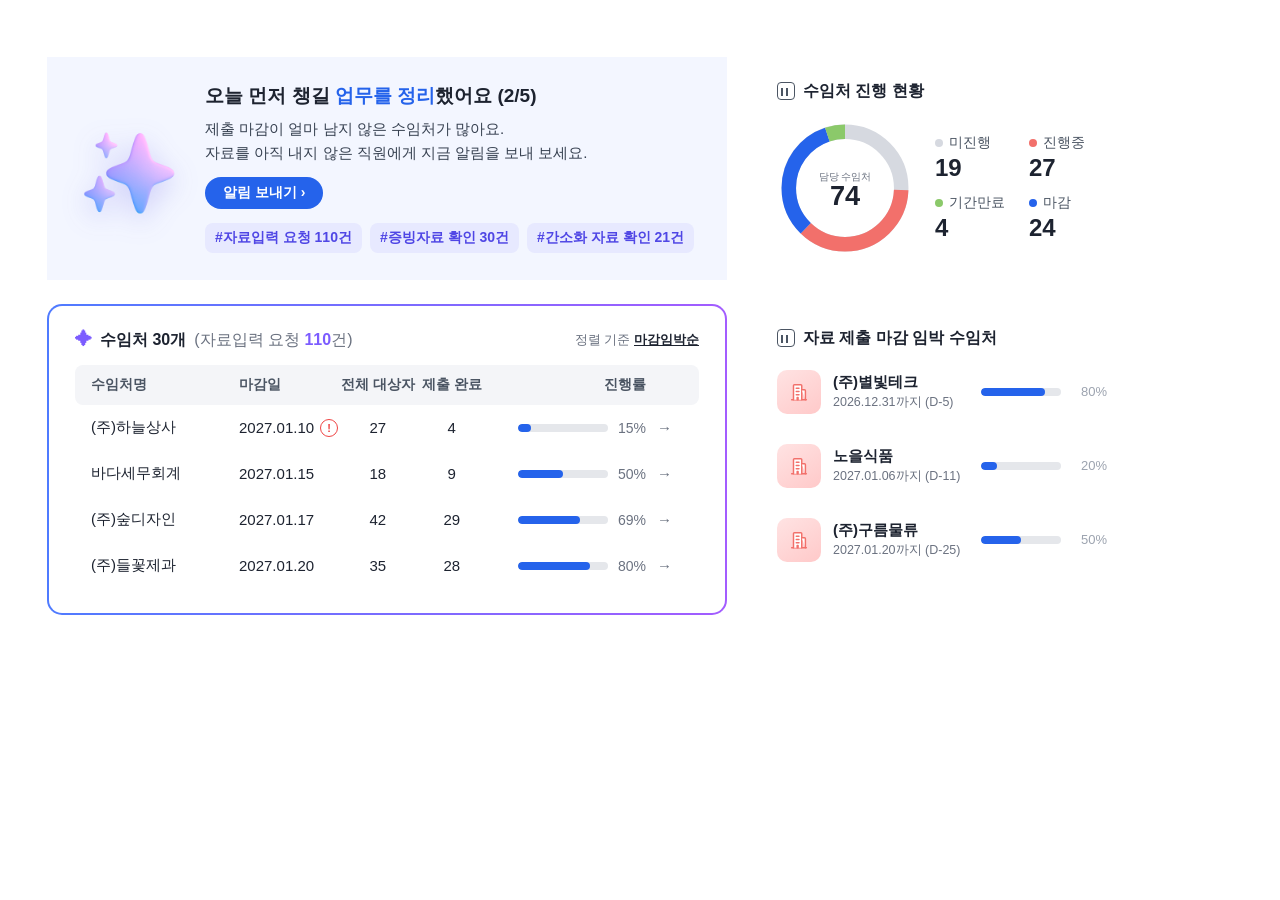
<file: scripts/mock/yearend-dashboard.html>
<!doctype html>
<html lang="ko">
<head>
<meta charset="utf-8">
<title>연말정산 대시보드 목업</title>
<!-- 홈 3장 부품의 원본. 수임처 AI 연말정산 대시보드를 다시 그린 목업이고, 수임처·사람 이름과 숫자는 전부 지어낸 값이다.
     scripts/cut-home-shots.py 가 카드를 id 별로 2배로 찍어 assets/work/parts/yearend-*.png 로 자른다. -->
<style>
  :root{ --ink:#1d2330; --sub:#6b7280; --line:#e6e8ee; --blue:#2563eb; --violet:#7c5cff; --red:#f2706b; --green:#8bc96a; --gray:#d6d9e0; }
  *{ box-sizing:border-box; margin:0; }
  body{ background:#fff; font-family:Pretendard, -apple-system, sans-serif; color:var(--ink); }
  /* 홈 .stage 와 같은 비율(1456:828)의 판. 카드 네 장을 한 격자에 앉혀 줄·높이를 맞추고,
     cut-home-shots.py 가 이 판 기준 위치를 재서 index.html 의 --x/--y/--w 로 쓴다 */
  #board{ width:1180px; height:671px; padding:0 47px; display:grid; grid-template-columns:680px 382px; gap:24px; align-content:center; justify-content:space-between; }
  #brief{ grid-area:1/1; } #donut{ grid-area:1/2; } #table{ grid-area:2/1; } #deadline{ grid-area:2/2; }
  .card{ background:#fff; padding:24px 26px; }
  h3{ font-size:16px; font-weight:700; display:flex; align-items:center; gap:8px; }
  h3 .ic{ width:18px; height:18px; border:1.6px solid #4b5563; border-radius:4px; position:relative; }
  h3 .ic::after{ content:""; position:absolute; left:3px; right:3px; bottom:3px; height:8px; background:linear-gradient(90deg,#4b5563 2px,transparent 2px 5px,#4b5563 5px 7px,transparent 7px); }
  .spark{ color:var(--violet); font-size:17px; }

  /* AI 브리핑 */
  #brief{ display:flex; gap:20px; align-items:center; background:#f3f6ff; }
  .mascot{ width:104px; height:104px; flex:none; margin:0 4px; filter:hue-rotate(215deg) saturate(1.15) drop-shadow(0 8px 14px rgba(79,70,229,.22)); }
  .brief h4{ font-size:19px; font-weight:800; }
  .brief h4 em{ font-style:normal; color:var(--blue); }
  .brief p{ margin-top:8px; font-size:15px; line-height:1.6; color:#374151; }
  .brief .go{ margin-top:12px; display:inline-block; background:var(--blue); color:#fff; font-size:14px; font-weight:600; border-radius:99px; padding:7px 18px; }
  .chips{ margin-top:14px; display:flex; gap:8px; flex-wrap:wrap; }
  .chips span{ font-size:14px; font-weight:600; color:#4f46e5; background:#e7e9ff; border-radius:8px; padding:6px 10px; }

  /* 진행 표 */
  #table{ border:2px solid transparent; border-radius:15px; background:linear-gradient(#fff,#fff) padding-box, linear-gradient(90deg,#4f7bff,#a35cff) border-box; }
  .tbl-head{ display:flex; align-items:center; justify-content:space-between; }
  .tbl-head small{ font-size:13px; color:var(--sub); }
  .tbl-head small b{ color:var(--ink); text-decoration:underline; font-weight:600; }
  .row{ display:grid; grid-template-columns:1.6fr 1.1fr .8fr .8fr 1.7fr .4fr; align-items:center; font-size:15px; height:46px; padding:0 16px; }
  .row.hd{ margin-top:14px; height:40px; background:#f4f5f8; border-radius:8px; color:#4b5563; font-weight:600; font-size:14px; }
  .row span:nth-child(n+3){ text-align:center; }
  .bar{ display:flex; align-items:center; gap:10px; justify-content:flex-end; color:var(--sub); font-size:14px; }
  .bar i{ width:90px; height:8px; background:#e5e7eb; border-radius:99px; overflow:hidden; display:block; }
  .bar i b{ display:block; height:100%; background:var(--blue); border-radius:99px; }
  .late{ display:inline-flex; align-items:center; gap:6px; }
  .late::after{ content:"!"; width:16px; height:16px; border-radius:50%; border:1.6px solid #ef4444; color:#ef4444; font-size:11px; font-weight:800; display:grid; place-items:center; }
  .arrow{ color:#6b7280; }

  /* 마감 임박 */
  
  .dl{ margin-top:12px; display:grid; grid-template-columns:44px 1fr 80px 34px; gap:12px; align-items:center; padding:9px 0; }
  .doc{ width:44px; height:44px; border-radius:10px; background:linear-gradient(145deg,#ffe3e3,#ffc9c9); display:grid; place-items:center; color:#f2706b; font-weight:800; font-size:15px; }
  .dl b{ font-size:15px; display:block; }
  .dl small{ font-size:12.5px; color:var(--sub); }
  .dl .track{ height:8px; background:#e5e7eb; border-radius:99px; overflow:hidden; }
  .dl .track b{ display:block; height:100%; background:var(--blue); border-radius:99px; }
  .dl em{ font-style:normal; color:#9ca3af; font-size:13px; text-align:right; }

  /* 진행 현황 도넛 */
  
  .dn{ margin-top:18px; display:flex; align-items:center; gap:22px; }
  .dn svg{ width:136px; height:136px; flex:none; }
  .legend{ display:grid; grid-template-columns:repeat(2, auto); gap:12px 24px; }
  .legend div{ font-size:14px; color:#4b5563; }
  .legend div::before{ content:""; display:inline-block; width:8px; height:8px; border-radius:50%; background:var(--c); margin-right:6px; vertical-align:middle; }
  .legend b{ display:block; font-size:24px; font-weight:800; color:var(--ink); margin-top:2px; }
</style>
</head>
<body>
<div id="board">
  <div class="card" id="brief">
    <!-- AI 오브젝트: Microsoft Fluent Emoji 3D Sparkles (MIT). 화면 톤에 맞춰 색만 돌린다 -->
    <img class="mascot" src="ai-sparkles.png" alt="">
    <div class="brief">
      <h4>오늘 먼저 챙길 <em>업무를 정리</em>했어요 (2/5)</h4>
      <p>제출 마감이 얼마 남지 않은 수임처가 많아요.<br>자료를 아직 내지 않은 직원에게 지금 알림을 보내 보세요.</p>
      <span class="go">알림 보내기 ›</span>
      <div class="chips"><span>#자료입력 요청 110건</span><span>#증빙자료 확인 30건</span><span>#간소화 자료 확인 21건</span></div>
    </div>
  </div>

  <div class="card" id="table">
    <div class="tbl-head"><h3><span class="spark">✦</span>수임처 30개 <span style="font-weight:500;color:var(--sub)">(자료입력 요청 <b style="color:var(--violet)">110</b>건)</span></h3><small>정렬 기준 <b>마감임박순</b></small></div>
    <div class="row hd"><span>수임처명</span><span>마감일</span><span>전체 대상자</span><span>제출 완료</span><span style="text-align:right">진행률</span><span></span></div>
    <div class="row"><span>(주)하늘상사</span><span class="late">2027.01.10</span><span>27</span><span>4</span><span class="bar"><i><b style="width:15%"></b></i>15%</span><span class="arrow">→</span></div>
    <div class="row"><span>바다세무회계</span><span>2027.01.15</span><span>18</span><span>9</span><span class="bar"><i><b style="width:50%"></b></i>50%</span><span class="arrow">→</span></div>
    <div class="row"><span>(주)숲디자인</span><span>2027.01.17</span><span>42</span><span>29</span><span class="bar"><i><b style="width:69%"></b></i>69%</span><span class="arrow">→</span></div>
    <div class="row"><span>(주)들꽃제과</span><span>2027.01.20</span><span>35</span><span>28</span><span class="bar"><i><b style="width:80%"></b></i>80%</span><span class="arrow">→</span></div>
  </div>

  <div class="card" id="deadline">
    <h3><span class="ic"></span>자료 제출 마감 임박 수임처</h3>
    <div class="dl"><span class="doc"><svg viewBox="0 0 24 24" width="22" height="22" fill="none" stroke="#f2706b" stroke-width="1.6" stroke-linejoin="round" stroke-linecap="round"><path d="M4 20.5h16"/><path d="M6 20.5V5a1 1 0 0 1 1-1h7a1 1 0 0 1 1 1v15.5" fill="#fff"/><path d="M15 9.5h3a1 1 0 0 1 1 1v10" fill="#fff"/><path d="M9 8h3M9 11.5h3M9 15h3"/><path d="M10 20.5v-2.5h1v2.5"/></svg></span><div><b>(주)별빛테크</b><small>2026.12.31까지 (D-5)</small></div><span class="track"><b style="width:80%"></b></span><em>80%</em></div>
    <div class="dl"><span class="doc"><svg viewBox="0 0 24 24" width="22" height="22" fill="none" stroke="#f2706b" stroke-width="1.6" stroke-linejoin="round" stroke-linecap="round"><path d="M4 20.5h16"/><path d="M6 20.5V5a1 1 0 0 1 1-1h7a1 1 0 0 1 1 1v15.5" fill="#fff"/><path d="M15 9.5h3a1 1 0 0 1 1 1v10" fill="#fff"/><path d="M9 8h3M9 11.5h3M9 15h3"/><path d="M10 20.5v-2.5h1v2.5"/></svg></span><div><b>노을식품</b><small>2027.01.06까지 (D-11)</small></div><span class="track"><b style="width:20%"></b></span><em>20%</em></div>
    <div class="dl"><span class="doc"><svg viewBox="0 0 24 24" width="22" height="22" fill="none" stroke="#f2706b" stroke-width="1.6" stroke-linejoin="round" stroke-linecap="round"><path d="M4 20.5h16"/><path d="M6 20.5V5a1 1 0 0 1 1-1h7a1 1 0 0 1 1 1v15.5" fill="#fff"/><path d="M15 9.5h3a1 1 0 0 1 1 1v10" fill="#fff"/><path d="M9 8h3M9 11.5h3M9 15h3"/><path d="M10 20.5v-2.5h1v2.5"/></svg></span><div><b>(주)구름물류</b><small>2027.01.20까지 (D-25)</small></div><span class="track"><b style="width:50%"></b></span><em>50%</em></div>
  </div>

  <div class="card" id="donut">
    <h3><span class="ic"></span>수임처 진행 현황</h3>
    <div class="dn">
      <svg viewBox="0 0 150 150">
        <g transform="rotate(-90 75 75)" fill="none" stroke-width="16">
          <circle cx="75" cy="75" r="62" stroke="var(--gray)"/>
          <circle cx="75" cy="75" r="62" stroke="var(--red)" stroke-dasharray="142.7 389.6" stroke-dashoffset="-99.6"/>
          <circle cx="75" cy="75" r="62" stroke="var(--blue)" stroke-dasharray="126.8 389.6" stroke-dashoffset="-242.3"/>
          <circle cx="75" cy="75" r="62" stroke="var(--green)" stroke-dasharray="20.5 389.6" stroke-dashoffset="-369.1"/>
        </g>
        <text x="75" y="66" text-anchor="middle" font-size="11" fill="#6b7280">담당 수임처</text>
        <text x="75" y="94" text-anchor="middle" font-size="30" font-weight="800" fill="#1d2330">74</text>
      </svg>
      <div class="legend">
        <div style="--c:var(--gray)">미진행<b>19</b></div>
        <div style="--c:var(--red)">진행중<b>27</b></div>
        <div style="--c:var(--green)">기간만료<b>4</b></div>
        <div style="--c:var(--blue)">마감<b>24</b></div>
      </div>
    </div>
  </div>
</div>
</body>
</html>
</file>
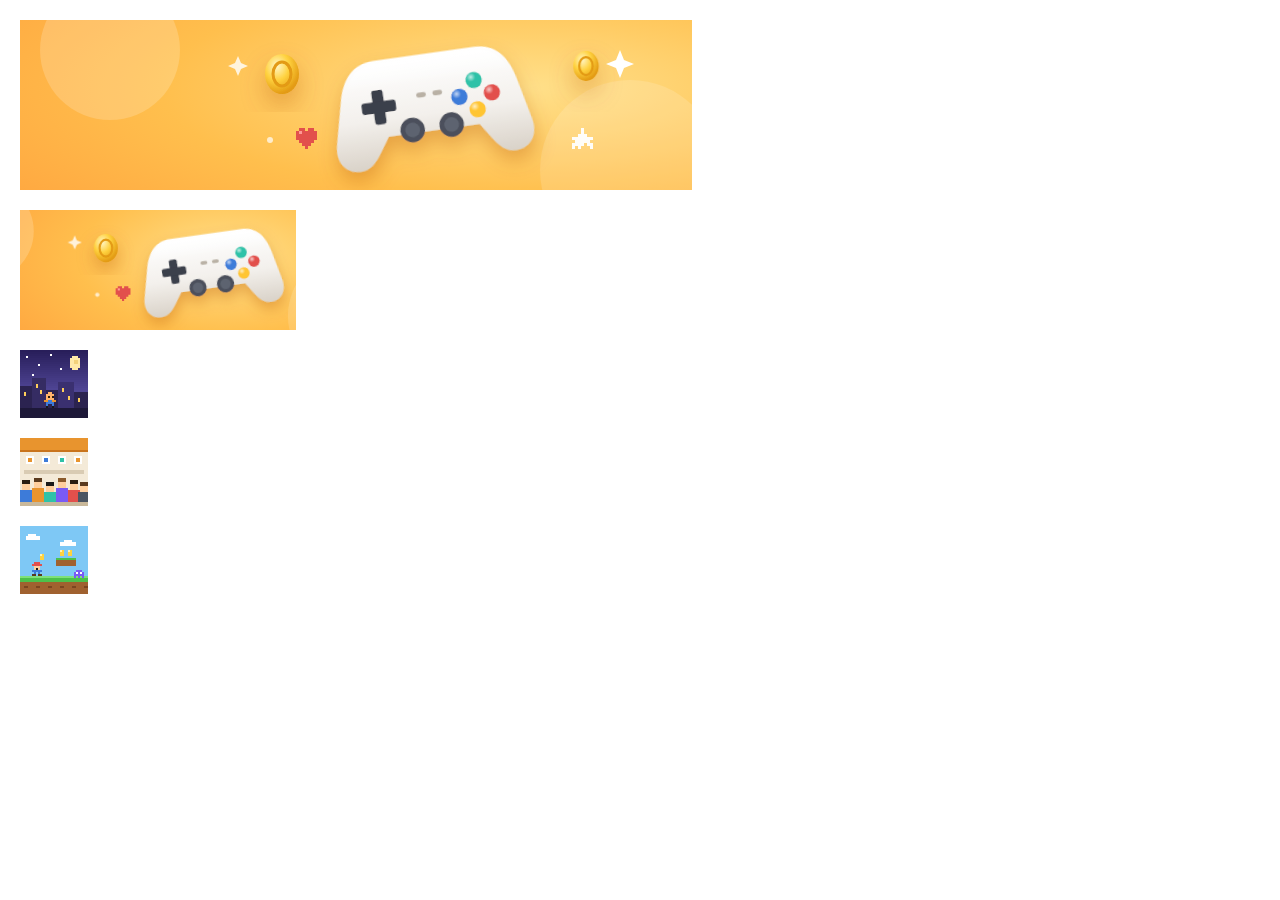
<file: scripts/mock/zempie-thumbs.html>
<!doctype html>
<html lang="ko">
<head>
<meta charset="utf-8">
<title>zempie 썸네일 목업</title>
<!-- 홈 4장 zempie 화면의 썸네일 자리를 채우는 그림. 원본 목업에는 회색 아이콘만 있어서 직접 그린다.
     scripts/cut-home-shots.py 가 각 요소를 2배로 찍어 game-editor-hero.png 의 같은 자리에 붙인다. -->
<style>
  body{ margin:0; padding:20px; background:#fff; display:flex; flex-direction:column; gap:20px; align-items:flex-start; }
  .bell{ position:relative; overflow:hidden; background:radial-gradient(120% 140% at 75% 40%, #ffe08a 0%, #ffbf4d 45%, #ff9838 100%); }
  .bell svg{ position:absolute; inset:0; width:100%; height:100%; }
  #banner{ width:672px; height:170px; }
  #recent{ width:276px; height:120px; }
  canvas{ display:block; width:68px; height:68px; image-rendering:pixelated; }
</style>
</head>
<body>
<template id="bell-art">
  <!-- 업데이트 공지 배너: 게임패드와 떠 있는 게임 아이템 -->
  <svg viewBox="0 0 672 170" preserveAspectRatio="xMidYMid slice">
    <defs>
      <linearGradient id="pad" x1="0" y1="0" x2="0" y2="1"><stop offset="0" stop-color="#ffffff"/><stop offset=".55" stop-color="#f3f0ec"/><stop offset="1" stop-color="#d9d2c8"/></linearGradient>
      <linearGradient id="padtop" x1="0" y1="0" x2="0" y2="1"><stop offset="0" stop-color="#fff" stop-opacity=".9"/><stop offset="1" stop-color="#fff" stop-opacity="0"/></linearGradient>
      <radialGradient id="coin" cx="35%" cy="30%" r="70%"><stop offset="0" stop-color="#fff6c8"/><stop offset=".5" stop-color="#ffd23f"/><stop offset="1" stop-color="#e39a12"/></radialGradient>
      <radialGradient id="btn" cx="35%" cy="30%" r="70%"><stop offset="0" stop-color="#fff" stop-opacity=".7"/><stop offset=".4" stop-color="#fff" stop-opacity="0"/></radialGradient>
      <filter id="sh" x="-30%" y="-30%" width="160%" height="170%"><feDropShadow dx="0" dy="12" stdDeviation="12" flood-color="#b85400" flood-opacity=".35"/></filter>
    </defs>
    <circle cx="90" cy="30" r="70" fill="#fff" opacity=".18"/>
    <circle cx="610" cy="150" r="90" fill="#fff" opacity=".14"/>
    <!-- 게임패드 -->
    <g filter="url(#sh)" transform="translate(322 24) rotate(-8 110 70) scale(.82)">
      <path d="M48 8h124c26 0 40 18 46 44l12 52c5 22-8 36-24 36-12 0-20-8-28-20l-12-18H54l-12 18c-8 12-16 20-28 20-16 0-29-14-24-36l12-52C8 26 22 8 48 8z" fill="url(#pad)"/>
      <path d="M48 12h124c20 0 32 12 38 30H10c6-18 18-30 38-30z" fill="url(#padtop)"/>
      <g fill="#3a3f4b"><rect x="40" y="44" width="14" height="42" rx="3"/><rect x="26" y="58" width="42" height="14" rx="3"/></g>
      <circle cx="166" cy="48" r="10" fill="#2fc2a8"/><circle cx="186" cy="66" r="10" fill="#e2504c"/>
      <circle cx="146" cy="66" r="10" fill="#3d7bd9"/><circle cx="166" cy="84" r="10" fill="#ffc531"/>
      <g fill="url(#btn)"><circle cx="166" cy="48" r="10"/><circle cx="186" cy="66" r="10"/><circle cx="146" cy="66" r="10"/><circle cx="166" cy="84" r="10"/></g>
      <circle cx="84" cy="98" r="15" fill="#4b505c"/><circle cx="84" cy="98" r="9" fill="#5d6370"/>
      <circle cx="132" cy="98" r="15" fill="#4b505c"/><circle cx="132" cy="98" r="9" fill="#5d6370"/>
      <rect x="94" y="54" width="12" height="6" rx="3" fill="#b9b1a5"/><rect x="114" y="54" width="12" height="6" rx="3" fill="#b9b1a5"/>
    </g>
    <!-- 떠 있는 동전 -->
    <g filter="url(#sh)">
      <g transform="translate(262 54)"><ellipse cx="0" cy="0" rx="17" ry="20" fill="url(#coin)"/><ellipse cx="0" cy="0" rx="9" ry="12" fill="none" stroke="#e39a12" stroke-width="3"/></g>
      <g transform="translate(566 46) scale(.75)"><ellipse cx="0" cy="0" rx="17" ry="20" fill="url(#coin)"/><ellipse cx="0" cy="0" rx="9" ry="12" fill="none" stroke="#e39a12" stroke-width="3"/></g>
    </g>
    <!-- 픽셀 하트 -->
    <g transform="translate(276 108)" fill="#e2504c"><path d="M3 0h6v3h3V0h6v3h3v9h-3v3h-3v3h-3v3H9v-3H6v-3H3v-3H0V3h3z"/><rect x="3" y="3" width="3" height="3" fill="#ff9a95"/></g>
    <!-- 픽셀 별 -->
    <g transform="translate(552 108)" fill="#fff"><path d="M9 0h3v6h3v3h6v3h-3v3h3v6h-3v-3h-3v-3h-3v3h-3v3H6v-3H3v3H0v-6h3v-3H0V9h6V6h3z" opacity=".95"/></g>
    <g fill="#fff">
      <path d="M600 30l4 10 10 4-10 4-4 10-4-10-10-4 10-4z"/>
      <path d="M218 36l3 7 7 3-7 3-3 7-3-7-7-3 7-3z" opacity=".8"/>
      <circle cx="250" cy="120" r="3" opacity=".7"/>
    </g>
  </svg>
</template>
<div class="bell" id="banner"></div>
<div class="bell" id="recent"></div>
<canvas id="jam" width="34" height="34"></canvas>
<canvas id="meetup" width="34" height="34"></canvas>
<canvas id="online" width="34" height="34"></canvas>
<script>
  for (const id of ['banner', 'recent']) document.getElementById(id).append(document.getElementById('bell-art').content.cloneNode(true));

  // 픽셀 그림은 34×34 칸에 그리고 CSS 로 키운다
  const pix = (id, fn) => { const c = document.getElementById(id).getContext('2d'); fn((x, y, w, h, col) => { c.fillStyle = col; c.fillRect(x, y, w, h); }); };
  const sprite = (r, x, y, rows, pal) => rows.forEach((row, j) => [...row].forEach((ch, i) => { if (ch !== '.') r(x + i, y + j, 1, 1, pal[ch]); }));

  // 펜스터 게임잼 후기: 밤 도시 지붕 위 캐릭터
  pix('jam', r => {
    for (let y = 0; y < 34; y++) r(0, y, 34, 1, `rgb(${40 + y * 2},${30 + y * 2},${90 + y * 3})`);
    r(25, 4, 5, 5, '#ffe9a8'); r(26, 3, 3, 1, '#ffe9a8'); r(26, 9, 3, 1, '#ffe9a8'); r(27, 5, 2, 2, '#f3d27a');
    [[3,3],[9,7],[15,2],[20,9],[6,12]].forEach(([x,y]) => r(x, y, 1, 1, '#fff'));
    [[0,18,6,16,'#2b2350'],[6,14,7,20,'#352c63'],[13,20,6,14,'#2b2350'],[19,16,8,18,'#3a3070'],[27,21,7,13,'#2b2350']].forEach(([x,y,w,h,c]) => r(x,y,w,h,c));
    [[2,21],[8,17],[10,20],[21,19],[24,23],[15,24],[29,24]].forEach(([x,y]) => r(x, y, 1, 2, '#ffcf5a'));
    r(0, 29, 34, 5, '#1d1838');
    sprite(r, 12, 21, ['..oo..', '.oooo.', '.owow.', '.oooo.', 'rrbbrr', '.bbbb.', '.b..b.', '.k..k.'],
      { o: '#ffb36b', w: '#2a1d10', r: '#e8942e', b: '#3d7bd9', k: '#1a1a1a' });
  });

  // 개발자·퍼블리셔 교류: 무대 현수막 앞에 모인 사람들
  pix('meetup', r => {
    r(0, 0, 34, 34, '#f4ead8'); r(0, 0, 34, 6, '#e8942e'); r(0, 6, 34, 1, '#c9741d');
    [[3,9],[11,9],[19,9],[27,9]].forEach(([x,y]) => r(x, y, 4, 4, '#fff'));
    r(4, 10, 2, 2, '#e8942e'); r(12, 10, 2, 2, '#3d7bd9'); r(20, 10, 2, 2, '#2fc2a8'); r(28, 10, 2, 2, '#e8942e');
    r(2, 16, 30, 2, '#d9cbb3');
    const pal = ['#2a1d10', '#5a3a1e', '#1a1a1a', '#8a5a2b', '#2a1d10', '#5a3a1e'], shirt = ['#3d7bd9', '#e8942e', '#2fc2a8', '#7a5af5', '#e2504c', '#4b5563'];
    [[1,21],[7,20],[13,22],[19,20],[25,21],[30,22]].forEach(([x,y], i) => {
      r(x, y, 4, 2, pal[i]); r(x, y + 2, 4, 3, '#ffcf9e'); r(x - 1, y + 5, 6, 9, shirt[i]);
    });
    r(0, 32, 34, 2, '#c9b89a');
  });

  // 첫 온라인 게임잼: 플랫포머 한 장면
  pix('online', r => {
    r(0, 0, 34, 34, '#7ec8f5');
    [[3,5,7,2],[4,4,4,1],[20,8,8,2],[22,7,4,1]].forEach(([x,y,w,h]) => r(x, y, w, h, '#fff'));
    r(0, 27, 34, 7, '#a0612f'); r(0, 26, 34, 2, '#4cc14b'); r(0, 25, 34, 1, '#7ee07a');
    for (let x = 2; x < 34; x += 6) r(x, 30, 2, 1, '#7c4520');
    r(18, 17, 10, 3, '#a0612f'); r(18, 16, 10, 1, '#4cc14b');
    [[20,12],[24,12],[10,14]].forEach(([x,y]) => { r(x, y, 2, 3, '#ffd23f'); r(x, y, 1, 1, '#fff3b0'); });
    sprite(r, 6, 18, ['.rrr.', 'rrrrr', '.sss.', '.sws.', 'bbbbb', '.b.b.', 'kk.kk'], { r: '#e2504c', s: '#ffcf9e', w: '#1a1a1a', b: '#3d7bd9', k: '#5a3a1e' });
    sprite(r, 27, 22, ['.ggg.', 'gwgwg', 'ggggg', 'g.g.g'], { g: '#7a5af5', w: '#fff' });
  });
</script>
</body>
</html>
</file>
